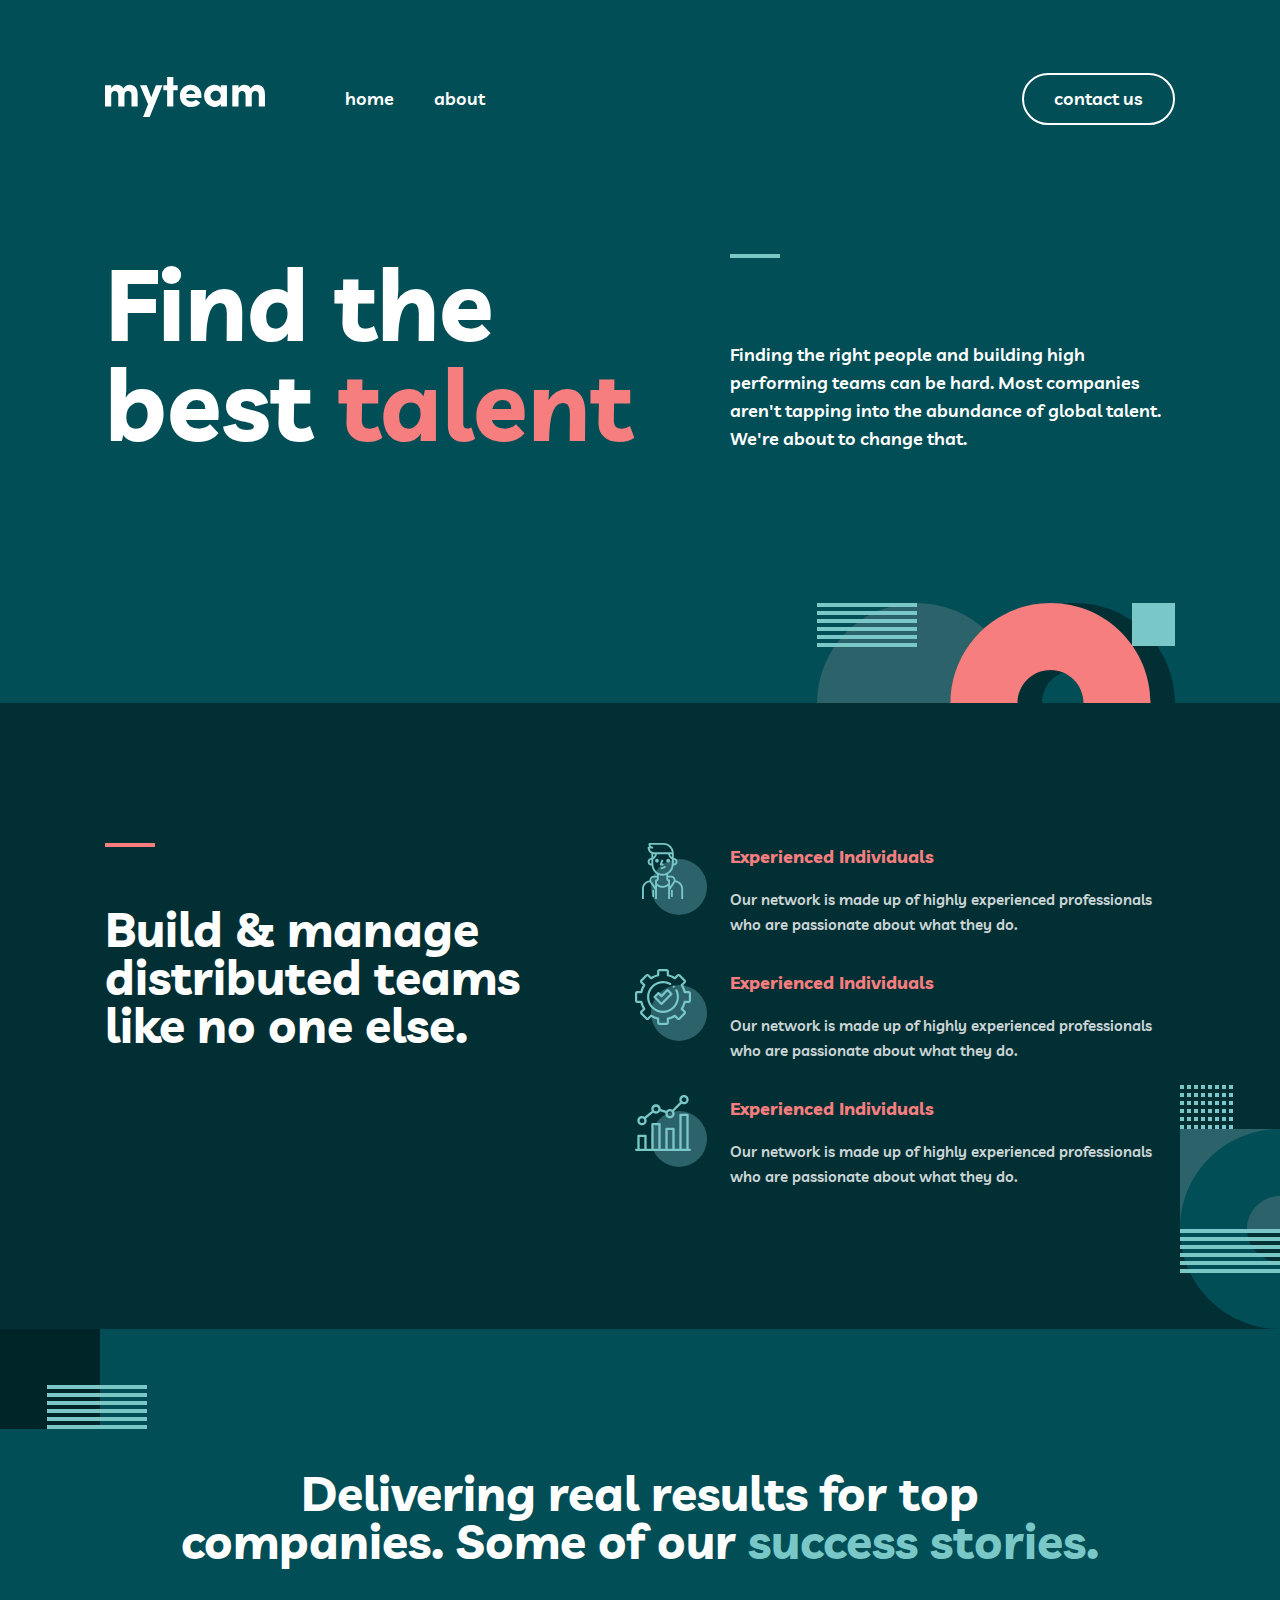
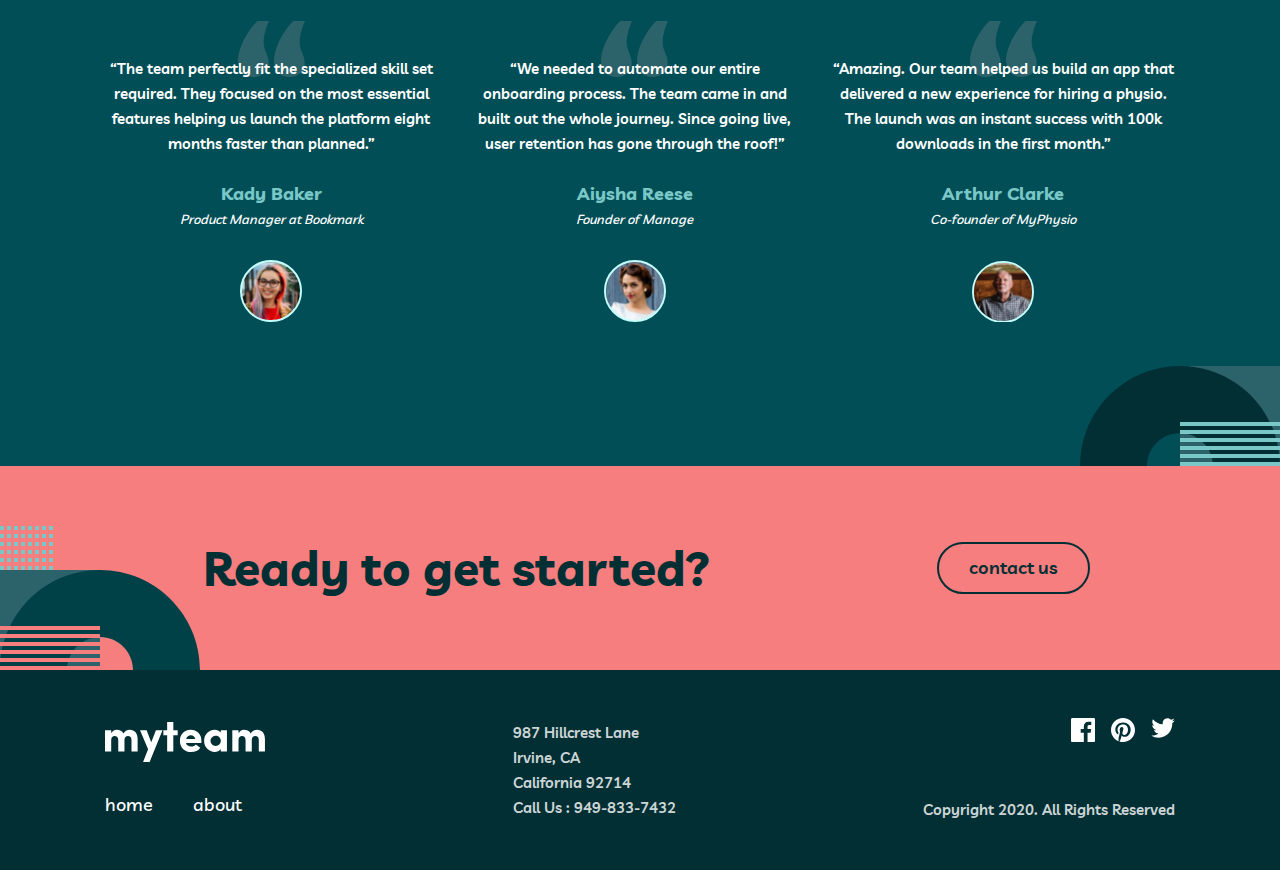
<file: index.html>
<!DOCTYPE html>
<html lang="en">
<head>
    <meta charset="UTF-8">
    <meta name="viewport" content="width=device-width, initial-scale=1.0">
    <link rel="icon" href="./images/site-logo.svg">
    <link rel="stylesheet" href="./css/main.css">
    <title>My Team</title>
</head>
<body>
    <header class="site-header">
        <div class="container">
            <div class="haeder">
                <div class="header__logo-navbar-wrapper">
                    <a class="header__logo-link" href="/">
                        <img class="header__logo-img" src="./images/site-logo.svg" alt="site-logo" width="160" height="40">
                    </a>
                    <ul class="header__list">
                        <li class="header__item">
                            <a class="header__link" href="#">home</a>
                        </li>
                        <li class="header__item">
                            <a class="header__link" href="#">about</a>
                        </li>
                    </ul>
                </div>
                <a class="header__contact-link" target="_blank" href="./contact.html">contact us</a>
                <button class="header__hamburger-btn">
                    <img src="./images/hamburger-menu.svg" alt="hamburger-menu" width="20" height="17">
                </button>
            </div>
        </div>

        <div id="modal-outer" class="modal modal-outer">
            <div class="modal-inner">
                <button class="modal modal__close-btn">
                    <img src="./images/close-modal-img.svg" alt="Close modal icon" width="16" height="16">
                </button>
                <ul class="modal__list">
                    <li class="modal__item">
                        <a href="./index.html">home</a>
                    </li>
                    <li class="modal__item">
                        <a href="#">about</a>
                    </li>
                </ul>
                <a href="">contact us</a>
            </div>
        </div>


    </header>
    <main class="site-main">
        <section class="hero-section">
            <div class="container">
                <div class="hero">
                    <div class="hero__title-wrapper">
                        <h2 class="hero__title">Find the best <span class="hero__title hero__title--color">talent</span></h2>
                    </div>
                    <div class="hero__text-wrapper">
                        <span class="hero--text-top-line"></span>
                        <p class="hero__text">Finding the right people and building high performing teams can be hard. Most companies aren't tapping into the abundance of global talent. We're about to change that.</p>
                    </div>
                </div>
            </div>
        </section>
        <section class="build-section">
            <div class="container">
                <div class="build">
                    <div class="build__title-wrapper">
                        <span class="build__title-line"></span>
                        <h2 class="build__title">Build & manage distributed teams like no one else.</h2>
                    </div>
                    <ul class="build__list">
                        <li class="build__item">
                            <img src="./images/build-section-img.svg" alt="build-img" width="72" height="72">
                            <div class="build__item-content">
                                <h3 class="build__item-title">Experienced Individuals</h3>
                                <p class="build__item-text">Our network is made up of highly experienced professionals who are passionate about what they do.</p>
                            </div>
                        </li>
                        <li class="build__item">
                            <img src="./images/build-section-img2.svg" alt="build-img" max-width="72" height="72">
                            <div class="build__item-content">
                                <h3 class="build__item-title">Experienced Individuals</h3>
                                <p class="build__item-text">Our network is made up of highly experienced professionals who are passionate about what they do.</p>
                            </div>
                        </li>
                        <li class="build__item">
                            <img src="./images/build-section-img3.svg" alt="build-img" width="72" height="72">
                            <div class="build__item-content">
                                <h3 class="build__item-title">Experienced Individuals</h3>
                                <p class="build__item-text">Our network is made up of highly experienced professionals who are passionate about what they do.</p>
                            </div>
                        </li>
                    </ul>
                </div>
            </div>
        </section>
        <section class="stories-section">
            <div class="container">
                <div class="stories">
                    <div class="stories__title-wrapper">
                        <h2 class="stories__title">Delivering real results for top companies. Some of our <span class="stories__title stories__title--color">success stories.</span></h2>
                    </div>
                    <ul class="stories__list">
                        <li class="stories__item">
                            <img class="stories__item-images" src="./images/scroll.svg" alt="scroll" width="67" height="56">
                            <p class="stories__item-top-text"> “The team perfectly fit the specialized skill set required. They focused on the most essential features helping us launch the platform eight months faster than planned.”</p>
                            <h4 class="stories__item-title">Kady Baker</h4>
                            <i class="stories__item-bottom-text">Product Manager at Bookmark</i>
                            <img src="./images/profil-mg.svg" alt="profil-img" width="62" height="62">
                        </li>
                        <li class="stories__item">
                            <img class="stories__item-images" src="./images/scroll.svg" alt="scroll" width="67" height="56">
                            <p class="stories__item-top-text"> “We needed to automate our entire onboarding process. The team came in and built out the whole journey. Since going live, user retention has gone through the roof!”</p>
                            <h4 class="stories__item-title">Aiysha Reese</h4>
                            <i class="stories__item-bottom-text">Founder of Manage</i>
                            <img src="./images/profil-mg2.svg" alt="profil-img" width="62" height="62">
                        </li>
                        <li class="stories__item">
                            <img class="stories__item-images" src="./images/scroll.svg" alt="scroll" width="67" height="56">
                            <p class="stories__item-top-text">“Amazing. Our team helped us build an app that delivered a new experience for hiring a physio. The launch was an instant success with 100k downloads in the first month.”</p>
                            <h4 class="stories__item-title">Arthur Clarke</h4>
                            <i class="stories__item-bottom-text">Co-founder of MyPhysio</i>
                            <img src="./images/profil-mg3.svg" alt="profil-img" width="62" height="62">
                        </li>
                    </ul>
                </div>
            </div>
        </section>
        <section class="started-section">
            <div class="container">
                <div class="started">
                    <h2 class="started-title">Ready to get started?</h2>
                    <a class="started-link" href="#">contact us</a>
                </div>
            </div>
        </section>
    </main>
    <footer class="footer-site">
        <div class="container">
            <div class="footer">
                <div class="footer__logo-wrapper">
                    <a class="footer__logo-link" href="#">
                        <img class="footer__logo-img" src="./images/site-logo.svg" alt="site-logo" width="160" height="40">
                    </a>
                    <div class="footer__next-page">
                        <a class="footer__next-page-link" href="#">home</a>
                        <a class="footer__next-page-link" href="#">about</a>
                    </div>
                </div>
                <div class="footer__address-wrapper">
                    <a class="footer__address-link" href="">987  Hillcrest Lane</a>
                    <a class="footer__address-link" href="">Irvine, CA</a>
                    <a class="footer__address-link" href="">California 92714</a>
                    <a class="footer__address-link" href="tel:+9498337432">Call Us : 949-833-7432</a>
                </div>
                <div class="footer__profile-wrapper">
                    <div class="footer__profile-link-wrapper">
                        <a class="footer__profile-link" href="#">
                            <img class="footer__profile-img" src="./images/facebook-icon.svg" alt="Facebook-icon" width="24" height="24">
                        </a>
                        <a class="footer__profile-link" href="#">
                            <img class="footer__profile-img" src="./images/pixso-icon.svg" alt="Pixso-icon" width="24" height="24">
                        </a>
                        <a class="footer__profile-link" href="#">
                            <img class="footer__profile-img" src="./images/twitter-icon.svg" alt="Twitter-icon" width="24" height="19.5">
                        </a>
                    </div>
                    <p class="footer__profile-text">Copyright 2020. All Rights Reserved</p>
                </div>
            </div>
        </div>
    </footer>


    <script src="./js/main.js"></script>
</body>
</html>
</file>
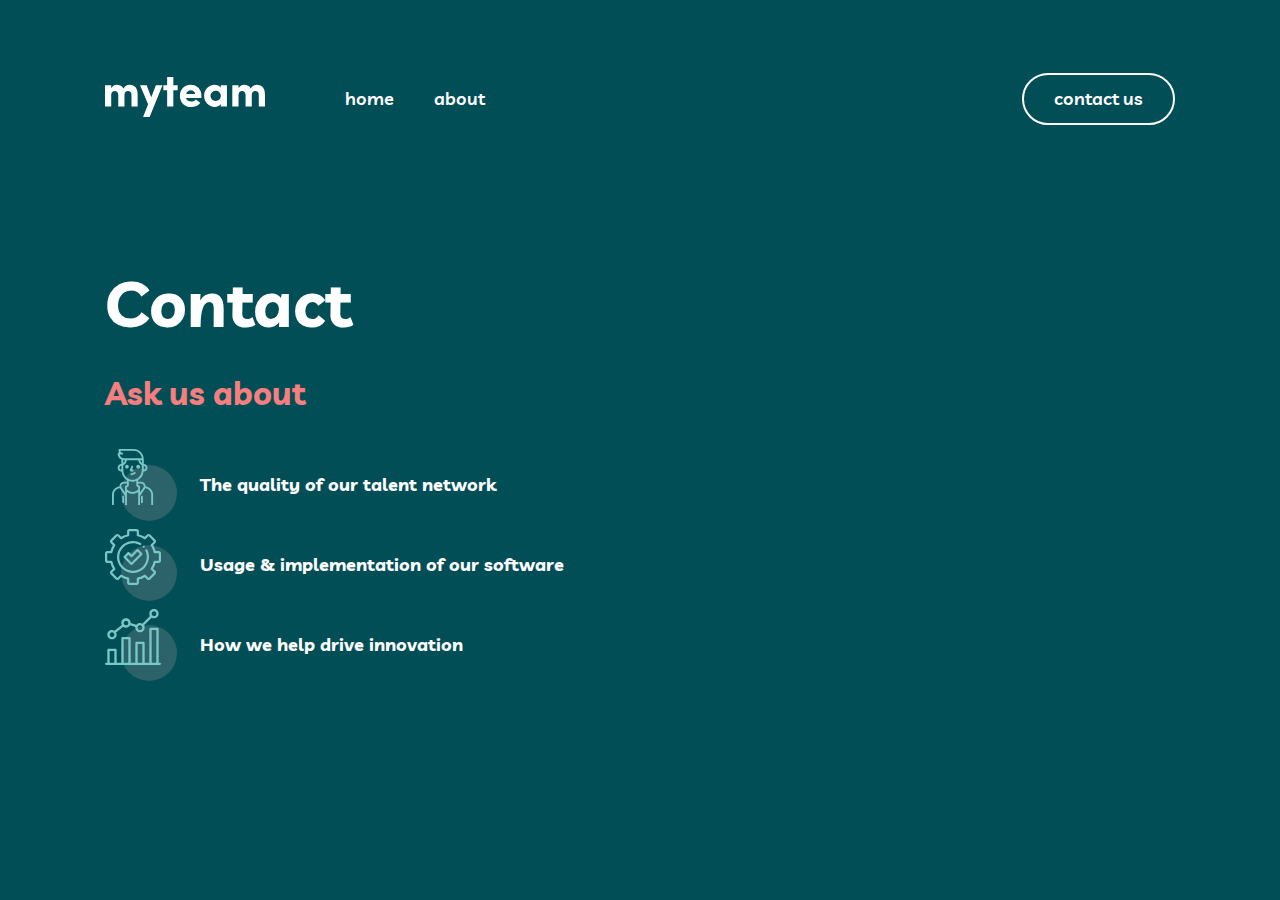
<file: contact.html>
<!DOCTYPE html>
<html lang="en">
<head>
    <meta charset="UTF-8">
    <meta name="viewport" content="width=device-width, initial-scale=1.0">
    <link rel="icon" href="./images/site-logo.svg">
    <link rel="stylesheet" href="./css/main.css">
    <title>Contact Us</title>
</head>
<body>
    <header class="site-header">
        <div class="container">
            <div class="haeder">
                <div class="header__logo-navbar-wrapper">
                    <a class="header__logo-link" href="./index.html">
                        <img class="header__logo-img" src="./images/site-logo.svg" alt="site-logo" width="160" height="40">
                    </a>
                    <ul class="header__list">
                        <li class="header__item">
                            <a class="header__link" href="./index.html">home</a>
                        </li>
                        <li class="header__item">
                            <a class="header__link" href="#">about</a>
                        </li>
                    </ul>
                </div>
                <a class="header__contact-link" target="_blank" href="./contact.html">contact us</a>
                <button class="header__hamburger-btn">
                    <img src="./images/hamburger-menu.svg" alt="hamburger-menu" width="20" height="17">
                </button>
            </div>
        </div>
    </header>
    <main class="site-main">
        <section class="contact-hero-section">
            <div class="container">
                <div class="contact">
                    <div class="hero__contact">
                        <h1 class="hero__contact-title">Contact</h1>
                        <span class="hero__contact-text-color">Ask us about</span>
                        <div class="hero__contact-content-wrapper">
                            <div class="hero__contact-content">
                                <img class="" src="./images/build-section-img.svg" alt="Contact-img" width="72" height="72">
                                <p class="hero__contact-content-text">The quality of our talent network</p>
                            </div>
                            <div class="hero__contact-content">
                                <img class="" src="./images/build-section-img2.svg" alt="Contact-img" width="72" height="72">
                                <p class="hero__contact-content-text">Usage & implementation of our software</p>
                            </div>
                            <div class="hero__contact-content">
                                <img class="" src="./images/build-section-img3.svg" alt="Contact-img" width="72" height="72">
                                <p class="hero__contact-content-text">How we help drive innovation</p>
                            </div>
                        </div>
                    </div>
                    <form action=""></form>
                </div>
            </div>
        </section>
    </main>
</body>
</html>
</file>
<file: css/main.css>
@font-face {
  font-display: swap;
  font-family: "Livvic";
  font-style: normal;
  font-weight: 500;
  src: url("../fonts/livvic-v14-latin-500.woff2") format("woff2");
}
@font-face {
  font-display: swap;
  font-family: "Livvic";
  font-style: normal;
  font-weight: 600;
  src: url("../fonts/livvic-v14-latin-600.woff2") format("woff2");
}
@font-face {
  font-display: swap;
  font-family: "Livvic";
  font-style: normal;
  font-weight: 700;
  src: url("../fonts/livvic-v14-latin-700.woff2") format("woff2");
}
.visually-hidden {
  position: absolute;
  width: 1px;
  height: 1px;
  margin: -1px;
  border: 0;
  padding: 0;
  white-space: nowrap;
  -webkit-clip-path: inset(100%);
          clip-path: inset(100%);
  clip: rect(0 0 0 0);
  overflow: hidden;
}

* {
  margin: 0;
  padding: 0;
  list-style: none;
  text-decoration: none;
  box-sizing: border-box;
}

body {
  font-family: "Livvic";
  background-color: rgb(1, 78, 86);
}

.container {
  max-width: 1110px;
  margin: 0 auto;
  padding: 0 20px;
}

.site-header {
  padding: 73px 0 128px;
}

.haeder {
  display: flex;
  align-items: center;
  justify-content: space-between;
  gap: 0px;
}

.header__logo-navbar-wrapper {
  display: flex;
  align-items: center;
  justify-content: start;
  gap: 80px;
}

.header__logo-link {
  display: inline-block;
}

.header__list {
  display: flex;
  align-items: center;
  justify-content: start;
  gap: 40px;
}

.header__link {
  margin-bottom: 0;
  font-size: 18px;
  font-weight: 600;
  line-height: 28px;
  color: white;
  transition: all 0.3s linear;
}
.header__link:hover {
  color: rgb(246, 126, 126);
}

.header__contact-link {
  display: inline-block;
  width: 153px;
  padding: 10px 0;
  border-radius: 30px;
  border: 2px solid white;
  background-color: transparent;
  text-align: center;
  cursor: pointer;
  transition: all 0.3s linear;
  margin-bottom: 0px;
  font-size: 18px;
  font-weight: 600;
  line-height: 28px;
  color: white;
}
.header__contact-link:hover {
  background-color: white;
  color: rgb(1, 78, 86);
}

.header__hamburger-btn {
  background-color: transparent;
  border: none;
  cursor: pointer;
  display: none;
}

.modal-outer {
  position: fixed;
  z-index: 50;
  width: 100%;
  right: -100%;
  top: 0;
  bottom: 0;
  -webkit-backdrop-filter: blur(10px);
          backdrop-filter: blur(10px);
  transition: all 0.3s linear;
}

.modal-inner {
  padding: 56px 25px 0 48px;
  position: fixed;
  right: -100%;
  z-index: 51;
  width: 65%;
  height: 100vh;
  right: 0;
  background-color: rgb(1, 78, 86);
}

.modal-inner > a {
  display: inline-block;
  margin-top: 12px;
  display: inline-block;
  width: 159px;
  padding: 10px 0;
  border-radius: 30px;
  border: 2px solid white;
  background-color: transparent;
  text-align: center;
  cursor: pointer;
  transition: all 0.3s linear;
  margin-bottom: 0px;
  font-size: 18px;
  font-weight: 600;
  line-height: 28px;
  color: white;
}
.modal-inner > a:hover {
  background-color: white;
  color: rgb(1, 78, 86);
}

.modal__close-btn {
  background-color: transparent;
  border: none;
  display: block;
  margin-left: auto;
}

.modal__item {
  display: flex;
  align-items: center;
  justify-content: start;
  gap: 24px;
}

.modal__item > a {
  display: inline-block;
  margin-bottom: 24px;
  font-size: 18px;
  font-weight: 600;
  line-height: 28px;
  color: white;
  transition: all 0.3s linear;
}
.modal__item > a:hover {
  color: rgb(246, 126, 126);
}

.hidden-croll {
  overflow-y: hidden;
}

.show-outer {
  right: 0;
}

.show-inner {
  right: 0;
}

@media only screen and (max-width: 800px) {
  .site-header {
    padding: 64px 0 112px;
  }
  .header__logo-img {
    width: 128px;
    height: 32px;
  }
  .header__logo-navbar-wrapper {
    display: flex;
    align-items: center;
    justify-content: start;
    gap: 48px;
  }
}
@media (max-width: 600px) {
  .site-header {
    padding: 48px 0 80px;
  }
  .header__logo-img {
    width: 128px;
    height: 32px;
  }
  .header__list {
    display: none;
  }
  .header__logo-navbar-wrapper {
    display: flex;
    align-items: center;
    justify-content: start;
    gap: 0px;
  }
  .header__contact-link {
    display: none;
  }
  .header__hamburger-btn {
    display: block;
  }
}
.hero-section {
  background-image: url(../../images/bg-images.svg);
  background-repeat: no-repeat;
  background-size: 200px 200px;
  background-position: calc(50% - 741px) top;
}

.hero {
  padding-bottom: 250px;
  background-image: url(../../images/bg-images2.svg);
  background-repeat: no-repeat;
  background-size: 358px 100px;
  background-position: bottom right;
  display: flex;
  align-items: center;
  justify-content: space-between;
  gap: 0px;
}

.hero__title-wrapper {
  width: 550px;
}

.hero__title {
  margin-bottom: 0;
  font-size: 100px;
  font-weight: 700;
  line-height: 100px;
  color: white;
}

.hero__title--color {
  color: rgb(246, 126, 126);
}

.hero__text-wrapper {
  width: 445px;
}

.hero--text-top-line {
  margin-bottom: 79px;
  display: inline-block;
  width: 50px;
  height: 4px;
  background-color: rgb(121, 200, 199);
}

.hero__text {
  margin-bottom: 0;
  font-size: 18px;
  font-weight: 600;
  line-height: 28px;
  color: white;
}

@media only screen and (max-width: 800px) {
  .hero {
    flex-direction: column;
    text-align: center;
    display: flex;
    align-items: center;
    justify-content: start;
    gap: 24px;
    background-position: center bottom;
  }
  .hero__text-top-line {
    display: none;
  }
  .hero__title {
    margin-bottom: 0;
    font-size: 64px;
    font-weight: 700;
    line-height: 56px;
    color: white;
  }
  .hero__text {
    margin-bottom: 0;
    font-size: 15px;
    font-weight: 600;
    line-height: 28px;
    color: white;
  }
  .hero__title--color {
    color: rgb(246, 126, 126);
  }
  .hero__title-wrapper, .hero__text-wrapper {
    width: 100%;
  }
}
@media (max-width: 600px) {
  .hero {
    padding-bottom: 197px;
    display: flex;
    align-items: center;
    justify-content: start;
    gap: 18px;
  }
  .hero__title {
    margin-bottom: 0;
    font-size: 40px;
    font-weight: 700;
    line-height: 40px;
    color: white;
  }
  .hero__title--color {
    color: rgb(246, 126, 126);
  }
}
@media (max-width: 400px) {
  .hero {
    background-size: 100%;
  }
}
.build-section {
  padding: 140px 0 140px;
  background-color: rgb(1, 47, 52);
  background-image: url(../../images/build-section-bg.svg);
  background-repeat: no-repeat;
  background-size: 100px 244px;
  background-position: bottom right;
}

.build {
  display: flex;
  align-items: start;
  justify-content: space-between;
  gap: px;
}

.build__title-wrapper {
  max-width: 445px;
}

.build__title-line {
  margin-bottom: 54px;
  display: inline-block;
  width: 50px;
  height: 4px;
  background-color: rgb(246, 126, 126);
}

.build__title {
  margin-bottom: 0;
  font-size: 48px;
  font-weight: 700;
  line-height: 48px;
  color: white;
}

.build__list {
  flex-direction: column;
  display: flex;
  align-items: start;
  justify-content: start;
  gap: 32px;
}

.build__item {
  display: flex;
  align-items: start;
  justify-content: space-between;
  gap: 23px;
}

.build__item-content {
  width: 445px;
}

.build__item-title {
  margin-bottom: 16px;
  font-size: 18px;
  font-weight: 700;
  line-height: 28px;
  color: rgb(246, 126, 126);
}

.build__item-text {
  margin-bottom: 0px;
  font-size: 15px;
  font-weight: 600;
  line-height: 25px;
  color: #CCD5D6;
}

@media only screen and (max-width: 954px) {
  .build-section {
    background-color: rgb(1, 47, 52);
    padding: 100px 0 56px 100px;
    background-position: top right;
  }
  .build {
    flex-direction: column;
    display: flex;
    align-items: start;
    justify-content: start;
    gap: 64px;
  }
  .build__title-wrapper {
    width: 100%;
  }
  .build__title-line {
    margin-bottom: 32px;
  }
  .build__title {
    margin-bottom: 0px;
    font-size: 32px;
    font-weight: 700;
    line-height: 32px;
    color: white;
  }
  .build__item-content {
    width: 100%;
  }
  .build__item {
    display: flex;
    align-items: center;
    justify-content: space-between;
    gap: 23px;
  }
  .build__item-title {
    margin-bottom: 16px;
    font-size: 18px;
    font-weight: 700;
    line-height: 28px;
    color: rgb(246, 126, 126);
  }
}
@media (max-width: 700px) {
  .build-section {
    padding: 100px 0 100px;
    background-color: rgb(1, 47, 52);
  }
  .build__title-wrapper {
    max-width: 70%;
  }
  .build__list {
    gap: 32px;
  }
  .build__item {
    display: flex;
    align-items: center;
    justify-content: space-between;
    gap: 16px;
    flex-direction: column;
    text-align: center;
  }
  .build__item-content {
    display: flex;
    align-items: center;
    justify-content: space-between;
    gap: 8px;
    flex-direction: column;
  }
}
.stories-section {
  padding: 140px 0;
  background-image: url(../../images/stories-bg-img.svg), url(../../images/stories-bg-img-bottom.svg);
  background-repeat: no-repeat;
  background-size: 147px 100px, 200px 100px;
  background-position: top left, bottom right;
}

.stories {
  text-align: center;
}

.stories__title-wrapper {
  max-width: 932px;
  margin: 0 auto;
}

.stories__title {
  margin-bottom: 56px;
  font-size: 48px;
  font-weight: 700;
  line-height: 48px;
  color: white;
}

.stories__title--color {
  color: rgb(121, 200, 199);
}

.stories__list {
  display: flex;
  align-items: center;
  justify-content: space-between;
  gap: 30px;
}

.stories__item-images {
  margin-bottom: -25px;
}

.stories__item {
  max-width: 350px;
}

.stories__item-top-text {
  margin-bottom: 24px;
  font-size: 15px;
  font-weight: 600;
  line-height: 25px;
  color: white;
}

.stories__item-title {
  margin-bottom: 2px;
  font-size: 18px;
  font-weight: 700;
  line-height: 28px;
  color: rgb(121, 200, 199);
}

.stories__item-bottom-text {
  display: block;
  margin-bottom: 32px;
  font-size: 13px;
  font-weight: 300;
  line-height: 18px;
  color: white;
}

@media (max-width: 800px) {
  .stories-section {
    padding: 100px 0;
  }
  .stories__title-wrapper {
    max-width: 573px;
    margin: 0 auto;
  }
  .stories__title {
    margin-bottom: 56px;
    font-size: 32px;
    font-weight: 700;
    line-height: 32px;
    color: white;
  }
  .stories__title--color {
    color: rgb(121, 200, 199);
  }
  .stories__list {
    display: flex;
    align-items: center;
    justify-content: start;
    gap: 48px;
    flex-direction: column;
  }
  .stories__item {
    max-width: 350px;
  }
}
@media (max-width: 400px) {
  .stories-section {
    padding: 140px 0;
  }
  .stories__title--color {
    color: rgb(121, 200, 199);
  }
}
.started-section {
  padding: 76px 0;
  background-color: rgb(246, 126, 126);
  background-image: url(../../images/started-section-bg.svg);
  background-repeat: no-repeat;
  background-size: 200px 144px;
  background-position: left bottom;
}

.started {
  display: flex;
  align-items: center;
  justify-content: start;
  gap: 226px;
  padding-left: 98px;
}

.started-title {
  margin-bottom: 0px;
  font-size: 48px;
  font-weight: 700;
  line-height: 48px;
  color: rgb(1, 47, 52);
  display: inline-block;
}

.started-link {
  display: inline-block;
  display: inline-block;
  width: 153px;
  padding: 10px 0;
  border-radius: 30px;
  border: 2px solid rgb(1, 47, 52);
  background-color: transparent;
  text-align: center;
  cursor: pointer;
  transition: all 0.3s linear;
  margin-bottom: 0px;
  font-size: 18px;
  font-weight: 600;
  line-height: 28px;
  color: rgb(1, 47, 52);
}
.started-link:hover {
  background-color: rgb(1, 47, 52);
  color: rgb(246, 126, 126);
}

@media (max-width: 1016px) {
  .started-section {
    padding: 84px;
  }
  .started {
    display: flex;
    align-items: center;
    justify-content: space-between;
    gap: 0px;
    padding-left: 98px;
  }
}
@media (max-width: 750px) {
  .started-section {
    padding: 83px 0;
  }
  .started {
    padding-left: 24px;
    flex-direction: column;
    text-align: center;
    display: flex;
    align-items: center;
    justify-content: start;
    gap: 24px;
  }
}
.contact-hero-section {
  padding: 0 0 120px;
}

.contact {
  display: flex;
  align-items: center;
  justify-content: space-between;
  gap: 0px;
}

.hero__contact {
  max-width: 540px;
  flex-direction: column;
  display: flex;
  align-items: start;
  justify-content: start;
  gap: 0px;
}

.hero__contact-title {
  margin-bottom: 16px;
  font-size: 64px;
  font-weight: 700;
  line-height: 100px;
  color: white;
}

.hero__contact-text-color {
  margin-bottom: 32px;
  font-size: 32px;
  font-weight: 700;
  line-height: 48px;
  color: rgb(246, 126, 126);
}

.hero__contact-content-wrapper {
  flex-direction: column;
  display: flex;
  align-items: start;
  justify-content: start;
  gap: 8px;
}

.hero__contact-content {
  display: flex;
  align-items: center;
  justify-content: start;
  gap: 23px;
}

.hero__contact-content-text {
  margin-bottom: 0px;
  font-size: 18px;
  font-weight: 700;
  line-height: 28px;
  color: white;
}

.footer-site {
  padding: 48px 0;
  background-color: rgb(1, 47, 52);
}

.footer {
  display: flex;
  align-items: center;
  justify-content: space-between;
  gap: 0px;
}

.footer__logo-link {
  display: inline-block;
  margin-bottom: 25px;
}

.footer__next-page {
  display: flex;
  align-items: center;
  justify-content: start;
  gap: 40px;
}

.footer__next-page-link {
  margin-bottom: 0px;
  font-size: 18px;
  font-weight: 300;
  line-height: 28px;
  color: white;
}

.footer__address-wrapper {
  max-width: 445px;
  flex-direction: column;
  display: flex;
  align-items: start;
  justify-content: start;
  gap: 0px;
  text-align: left;
}

.footer__address-link {
  display: inline-block;
  margin-bottom: 0px;
  font-size: 15px;
  font-weight: 600;
  line-height: 25px;
  color: #CCD5D6;
}

.footer__profile-wrapper {
  margin: 0 end;
  text-align: right;
}

.footer__profile-link-wrapper {
  display: flex;
  align-items: start;
  justify-content: end;
  gap: 16px;
  margin-bottom: 51px;
}

.footer__profile-text {
  margin-bottom: 0px;
  font-size: 15px;
  font-weight: 600;
  line-height: 25px;
  color: #CCD5D6;
}

@media (max-width: 800px) {
  .footer-site {
    padding: 56px 0;
  }
  .footer {
    display: flex;
    align-items: center;
    justify-content: space-between;
    gap: 0x;
    flex-wrap: wrap;
  }
  .footer__logo-wrapper {
    display: inline-block;
    max-width: 107px;
  }
  .footer__logo-img {
    max-width: 96px;
    max-height: 24px;
    margin-bottom: 53px;
  }
  .footer__next-page {
    display: flex;
    align-items: center;
    justify-content: start;
    gap: 24px;
    margin-bottom: 32px;
  }
  .footer__address-wrapper {
    max-width: 445px;
    display: flex;
    align-items: end;
    margin-bottom: 32px;
  }
  .footer__address-link {
    display: inline-block;
    margin-bottom: 10px;
  }
  .footer__profile-wrapper {
    display: flex;
    align-items: start;
    justify-content: space-between;
    gap: 3px;
    width: 744px;
  }
  .footer__profile-link-wrapper {
    display: flex;
    align-items: start;
    justify-content: start;
    gap: 16px;
  }
}
@media (max-width: 600px) {
  .footer-site {
    padding: 66px 0;
    background-color: rgb(1, 47, 52);
  }
  .footer {
    align-items: center;
    flex-direction: column;
    text-align: center;
  }
  .footer__logo-wrapper {
    margin-bottom: 24px;
  }
  .footer__address-wrapper {
    display: flex;
    align-items: center;
    justify-content: center;
    gap: 16px;
  }
  .footer__profile-wrapper {
    margin-top: 40px;
    align-items: center;
    max-width: 100%;
    flex-direction: column;
  }
  .footer__profile-link-wrapper {
    margin-bottom: 16px;
  }
}/*# sourceMappingURL=main.css.map */
</file>
